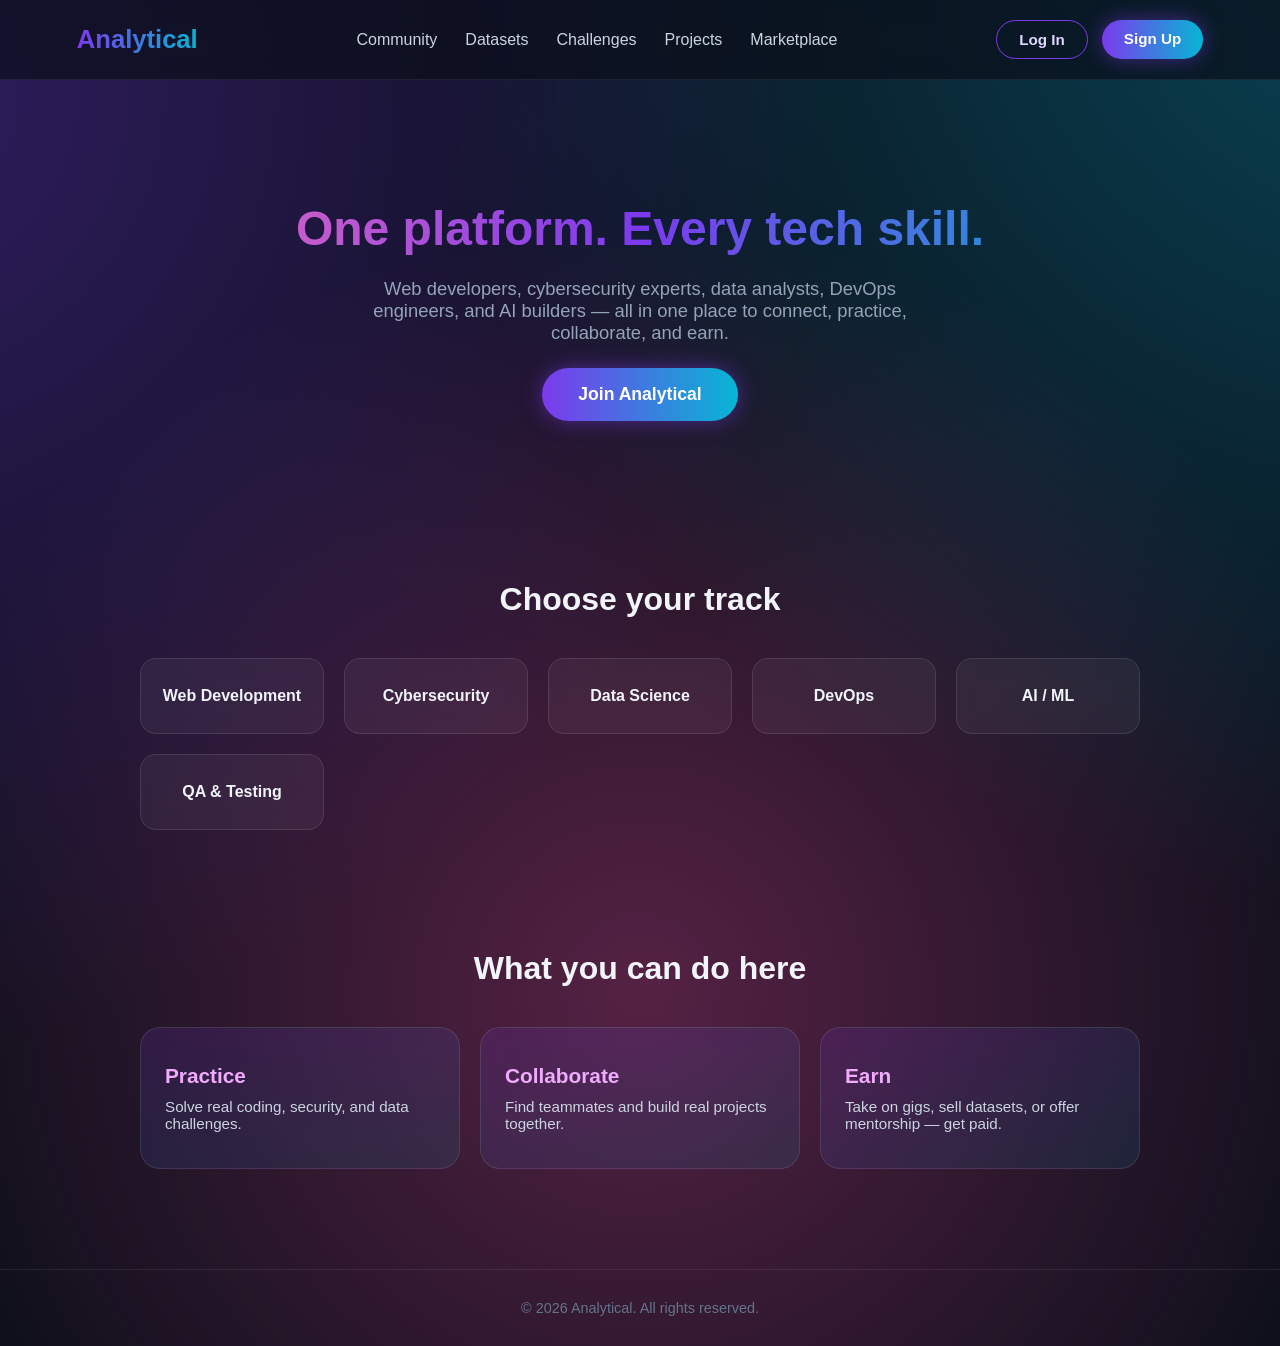
<file: frontend/index.html>
<!DOCTYPE html>
<html lang="en">
<head>
<meta charset="UTF-8">
<meta name="viewport" content="width=device-width, initial-scale=1.0">
<title>Analytical — Where Tech People Build Together</title>
<link rel="stylesheet" href="assets/css/main.css">
</head>
<body>

  <header class="navbar">
    <div class="logo">Analytical</div>
    <nav class="nav-links">
      <a href="pages/feed.html">Community</a>
      <a href="pages/datasets.html">Datasets</a>
      <a href="pages/challenges.html">Challenges</a>
      <a href="pages/projects.html">Projects</a>
      <a href="pages/marketplace.html">Marketplace</a>
    </nav>
    <div class="auth-buttons">
      <a href="pages/login.html" class="btn-outline">Log In</a>
      <a href="pages/signup.html" class="btn-filled">Sign Up</a>
    </div>
  </header>

  <section class="hero">
    <h1>One platform. Every tech skill.</h1>
    <p>Web developers, cybersecurity experts, data analysts, DevOps engineers, and AI builders — all in one place to connect, practice, collaborate, and earn.</p>
    <a href="pages/signup.html" class="btn-filled btn-large">Join Analytical</a>
  </section>

  <section class="tracks">
    <h2>Choose your track</h2>
    <div class="track-grid">
      <div class="track-card">Web Development</div>
      <div class="track-card">Cybersecurity</div>
      <div class="track-card">Data Science</div>
      <div class="track-card">DevOps</div>
      <div class="track-card">AI / ML</div>
      <div class="track-card">QA & Testing</div>
    </div>
  </section>

  <section class="features">
    <h2>What you can do here</h2>
    <div class="feature-grid">
      <div class="feature-card">
        <h3>Practice</h3>
        <p>Solve real coding, security, and data challenges.</p>
      </div>
      <div class="feature-card">
        <h3>Collaborate</h3>
        <p>Find teammates and build real projects together.</p>
      </div>
      <div class="feature-card">
        <h3>Earn</h3>
        <p>Take on gigs, sell datasets, or offer mentorship — get paid.</p>
      </div>
    </div>
  </section>

  <footer class="footer">
    <p>&copy; 2026 Analytical. All rights reserved.</p>
  </footer>

  <script src="assets/js/main.js"></script>
</body>
</html>
</file>
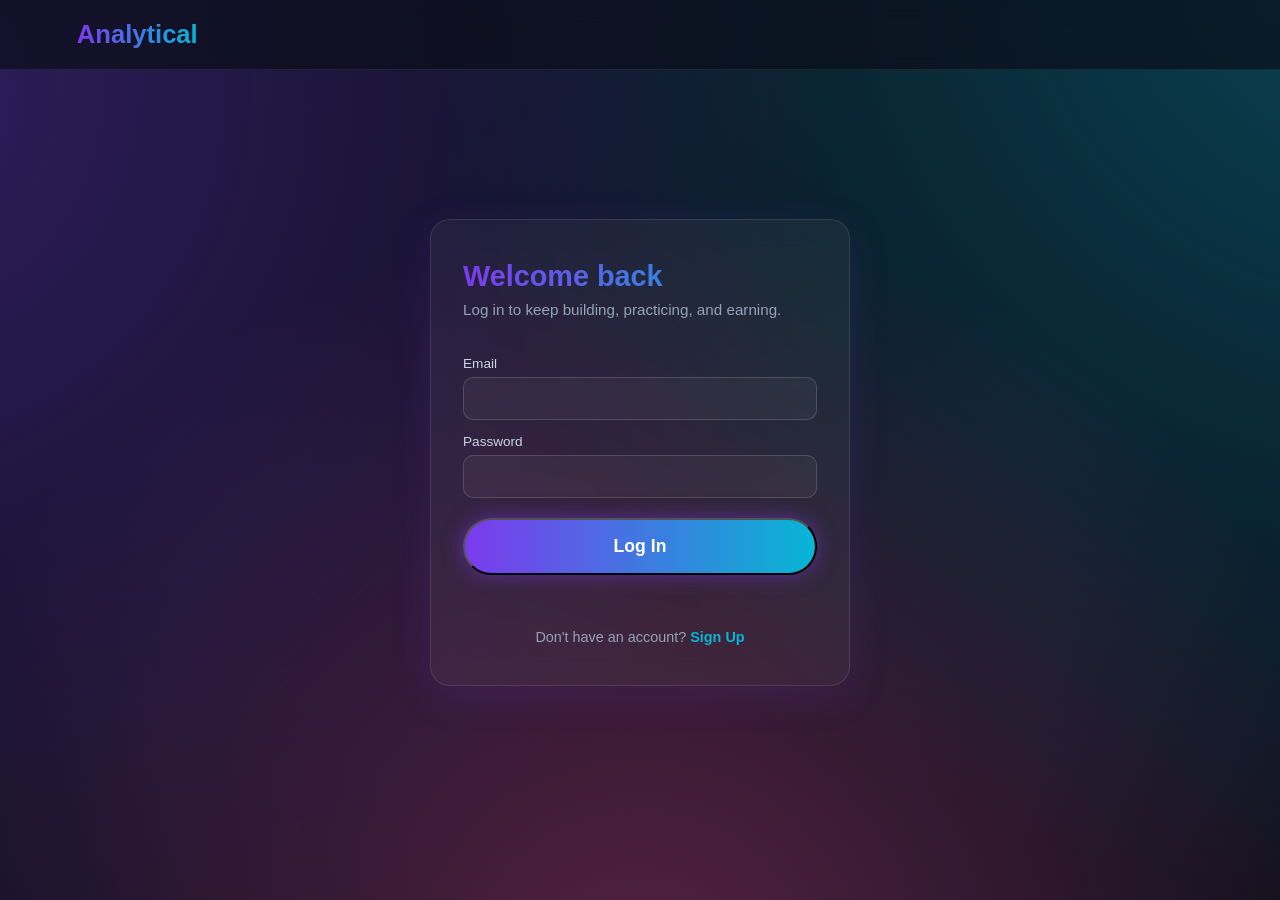
<file: frontend/pages/login.html>
<!DOCTYPE html>
<html lang="en">
<head>
<meta charset="UTF-8">
<meta name="viewport" content="width=device-width, initial-scale=1.0">
<title>Log In — Analytical</title>
<link rel="stylesheet" href="../assets/css/main.css">
<link rel="stylesheet" href="../assets/css/auth.css">
</head>
<body>

  <header class="navbar">
    <a href="../index.html" class="logo">Analytical</a>
  </header>

  <section class="auth-wrapper">
    <div class="auth-card">
      <h2>Welcome back</h2>
      <p class="auth-subtitle">Log in to keep building, practicing, and earning.</p>

      <form id="loginForm">
        <label for="loginEmail">Email</label>
        <input type="email" id="loginEmail" name="loginEmail" required>

        <label for="loginPassword">Password</label>
        <input type="password" id="loginPassword" name="loginPassword" required>

        <button type="submit" class="btn-filled btn-large" style="width:100%; margin-top: 20px;">Log In</button>
      </form>

      <p id="loginMessage" class="auth-message"></p>

      <p class="auth-switch">Don't have an account? <a href="signup.html">Sign Up</a></p>
    </div>
  </section>

  <script src="../assets/js/auth.js"></script>
</body>
</html>
</file>
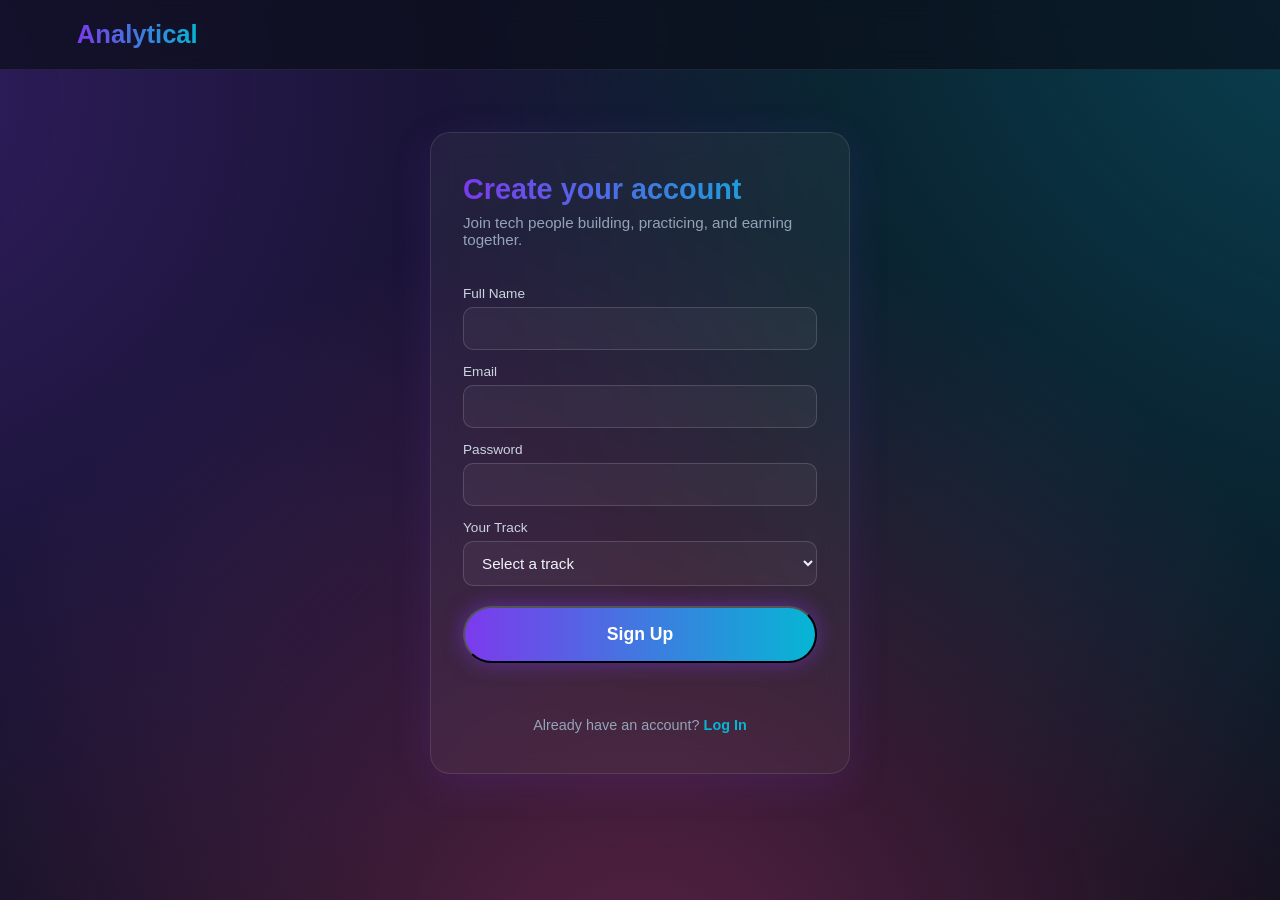
<file: frontend/pages/signup.html>
<!DOCTYPE html>
<html lang="en">
<head>
<meta charset="UTF-8">
<meta name="viewport" content="width=device-width, initial-scale=1.0">
<title>Sign Up — Analytical</title>
<link rel="stylesheet" href="../assets/css/main.css">
<link rel="stylesheet" href="../assets/css/auth.css">
</head>
<body>

  <header class="navbar">
    <a href="../index.html" class="logo">Analytical</a>
  </header>

  <section class="auth-wrapper">
    <div class="auth-card">
      <h2>Create your account</h2>
      <p class="auth-subtitle">Join tech people building, practicing, and earning together.</p>

      <form id="signupForm">
        <label for="fullName">Full Name</label>
        <input type="text" id="fullName" name="fullName" required>

        <label for="email">Email</label>
        <input type="email" id="email" name="email" required>

        <label for="password">Password</label>
        <input type="password" id="password" name="password" required minlength="8">

        <label for="track">Your Track</label>
        <select id="track" name="track" required>
          <option value="">Select a track</option>
          <option value="web-dev">Web Development</option>
          <option value="cybersecurity">Cybersecurity</option>
          <option value="data-science">Data Science</option>
          <option value="devops">DevOps</option>
          <option value="ai-ml">AI / ML</option>
          <option value="qa">QA & Testing</option>
        </select>

        <button type="submit" class="btn-filled btn-large" style="width:100%; margin-top: 20px;">Sign Up</button>
      </form>

      <p id="signupMessage" class="auth-message"></p>

      <p class="auth-switch">Already have an account? <a href="login.html">Log In</a></p>
    </div>
  </section>

  <script>
    const savedTrack = localStorage.getItem('preselectedTrack');
    if (savedTrack) {
      const trackSelect = document.getElementById('track');
      for (const option of trackSelect.options) {
        if (option.textContent.trim().toLowerCase() === savedTrack.toLowerCase()) {
          option.selected = true;
        }
      }
      localStorage.removeItem('preselectedTrack');
    }
  </script>

  <script src="../assets/js/auth.js"></script>
</body>
</html>
</file>
<file: frontend/assets/css/main.css>
/* ===== RESET & BASE ===== */
* {
  margin: 0;
  padding: 0;
  box-sizing: border-box;
}

body {
  font-family: 'Segoe UI', Roboto, sans-serif;
  background: #0b0f1a;
  color: #f1f5f9;
  overflow-x: hidden;
}

a {
  text-decoration: none;
  color: inherit;
}

/* ===== ANIMATED GRADIENT BACKGROUND ===== */
body::before {
  content: "";
  position: fixed;
  top: -50%;
  left: -50%;
  width: 200%;
  height: 200%;
  background: radial-gradient(circle at 20% 30%, #7c3aed55, transparent 40%),
              radial-gradient(circle at 80% 20%, #06b6d455, transparent 40%),
              radial-gradient(circle at 50% 80%, #ec489955, transparent 40%);
  animation: floatBg 18s ease-in-out infinite;
  z-index: -1;
}

@keyframes floatBg {
  0%, 100% { transform: translate(0, 0) rotate(0deg); }
  50% { transform: translate(3%, 3%) rotate(10deg); }
}

/* ===== NAVBAR ===== */
.navbar {
  display: flex;
  justify-content: space-between;
  align-items: center;
  padding: 20px 6%;
  backdrop-filter: blur(12px);
  background: rgba(11, 15, 26, 0.7);
  position: sticky;
  top: 0;
  z-index: 100;
  border-bottom: 1px solid rgba(255,255,255,0.08);
}

.logo {
  font-size: 1.6rem;
  font-weight: 800;
  background: linear-gradient(90deg, #7c3aed, #06b6d4);
  -webkit-background-clip: text;
  background-clip: text;
  color: transparent;
}

.nav-links {
  display: flex;
  gap: 28px;
}

.nav-links a {
  font-weight: 500;
  color: #cbd5e1;
  transition: color 0.2s;
}

.nav-links a:hover {
  color: #06b6d4;
}

.auth-buttons {
  display: flex;
  gap: 14px;
}

.btn-outline, .btn-filled {
  padding: 10px 22px;
  border-radius: 30px;
  font-weight: 600;
  font-size: 0.95rem;
  transition: transform 0.2s, box-shadow 0.2s;
}

.btn-outline {
  border: 1px solid #7c3aed;
  color: #e0d7ff;
}

.btn-filled {
  background: linear-gradient(90deg, #7c3aed, #06b6d4);
  color: #fff;
  box-shadow: 0 0 20px rgba(124, 58, 237, 0.5);
}

.btn-outline:hover, .btn-filled:hover {
  transform: translateY(-2px);
  box-shadow: 0 6px 24px rgba(124, 58, 237, 0.6);
}

.btn-large {
  padding: 16px 36px;
  font-size: 1.1rem;
  display: inline-block;
  margin-top: 24px;
}

/* ===== HERO ===== */
.hero {
  text-align: center;
  padding: 120px 6% 100px;
}

.hero h1 {
  font-size: 3rem;
  font-weight: 800;
  line-height: 1.2;
  background: linear-gradient(90deg, #f472b6, #7c3aed, #06b6d4);
  -webkit-background-clip: text;
  background-clip: text;
  color: transparent;
  margin-bottom: 20px;
}

.hero p {
  max-width: 600px;
  margin: 0 auto;
  color: #94a3b8;
  font-size: 1.15rem;
}

/* ===== TRACKS ===== */
.tracks {
  padding: 60px 6%;
  text-align: center;
}

.tracks h2, .features h2 {
  font-size: 2rem;
  margin-bottom: 40px;
  font-weight: 700;
}

.track-grid, .feature-grid {
  display: grid;
  grid-template-columns: repeat(auto-fit, minmax(180px, 1fr));
  gap: 20px;
  max-width: 1000px;
  margin: 0 auto;
}

.track-card {
  background: rgba(255,255,255,0.05);
  border: 1px solid rgba(255,255,255,0.1);
  border-radius: 16px;
  padding: 28px 16px;
  font-weight: 600;
  backdrop-filter: blur(10px);
  transition: transform 0.25s, box-shadow 0.25s, border 0.25s;
}

.track-card:hover {
  transform: translateY(-6px);
  border: 1px solid #06b6d4;
  box-shadow: 0 10px 30px rgba(6, 182, 212, 0.25);
}

/* ===== FEATURES ===== */
.features {
  padding: 60px 6% 100px;
  text-align: center;
}

.feature-card {
  background: linear-gradient(160deg, rgba(124,58,237,0.15), rgba(6,182,212,0.1));
  border: 1px solid rgba(255,255,255,0.1);
  border-radius: 20px;
  padding: 36px 24px;
  text-align: left;
}

.feature-card h3 {
  font-size: 1.3rem;
  margin-bottom: 10px;
  color: #f0abfc;
}

.feature-card p {
  color: #cbd5e1;
  font-size: 0.95rem;
}

/* ===== FOOTER ===== */
.footer {
  text-align: center;
  padding: 30px;
  color: #64748b;
  border-top: 1px solid rgba(255,255,255,0.08);
  font-size: 0.9rem;
}

/* ===== RESPONSIVE ===== */
@media (max-width: 768px) {
  .navbar {
    flex-direction: column;
    gap: 14px;
  }
  .nav-links {
    flex-wrap: wrap;
    justify-content: center;
    gap: 14px;
  }
  .hero h1 {
    font-size: 2.1rem;
  }
}
</file>
<file: frontend/assets/css/auth.css>
.auth-wrapper {
  display: flex;
  justify-content: center;
  align-items: center;
  min-height: 85vh;
  padding: 40px 6%;
}

.auth-card {
  background: rgba(255,255,255,0.05);
  border: 1px solid rgba(255,255,255,0.1);
  backdrop-filter: blur(14px);
  border-radius: 20px;
  padding: 40px 32px;
  width: 100%;
  max-width: 420px;
  box-shadow: 0 10px 40px rgba(124, 58, 237, 0.15);
}

.auth-card h2 {
  font-size: 1.8rem;
  margin-bottom: 8px;
  background: linear-gradient(90deg, #7c3aed, #06b6d4);
  -webkit-background-clip: text;
  background-clip: text;
  color: transparent;
}

.auth-subtitle {
  color: #94a3b8;
  font-size: 0.95rem;
  margin-bottom: 24px;
}

#signupForm, #loginForm {
  display: flex;
  flex-direction: column;
}

label {
  font-size: 0.85rem;
  color: #cbd5e1;
  margin-top: 14px;
  margin-bottom: 6px;
}

input, select {
  padding: 12px 14px;
  border-radius: 10px;
  border: 1px solid rgba(255,255,255,0.15);
  background: rgba(255,255,255,0.04);
  color: #f1f5f9;
  font-size: 0.95rem;
  outline: none;
  transition: border 0.2s;
}

input:focus, select:focus {
  border: 1px solid #06b6d4;
}

.auth-message {
  margin-top: 14px;
  font-size: 0.9rem;
  min-height: 20px;
}

.auth-message.error { color: #f87171; }
.auth-message.success { color: #4ade80; }

.auth-switch {
  margin-top: 20px;
  text-align: center;
  font-size: 0.9rem;
  color: #94a3b8;
}

.auth-switch a {
  color: #06b6d4;
  font-weight: 600;
}
</file>
